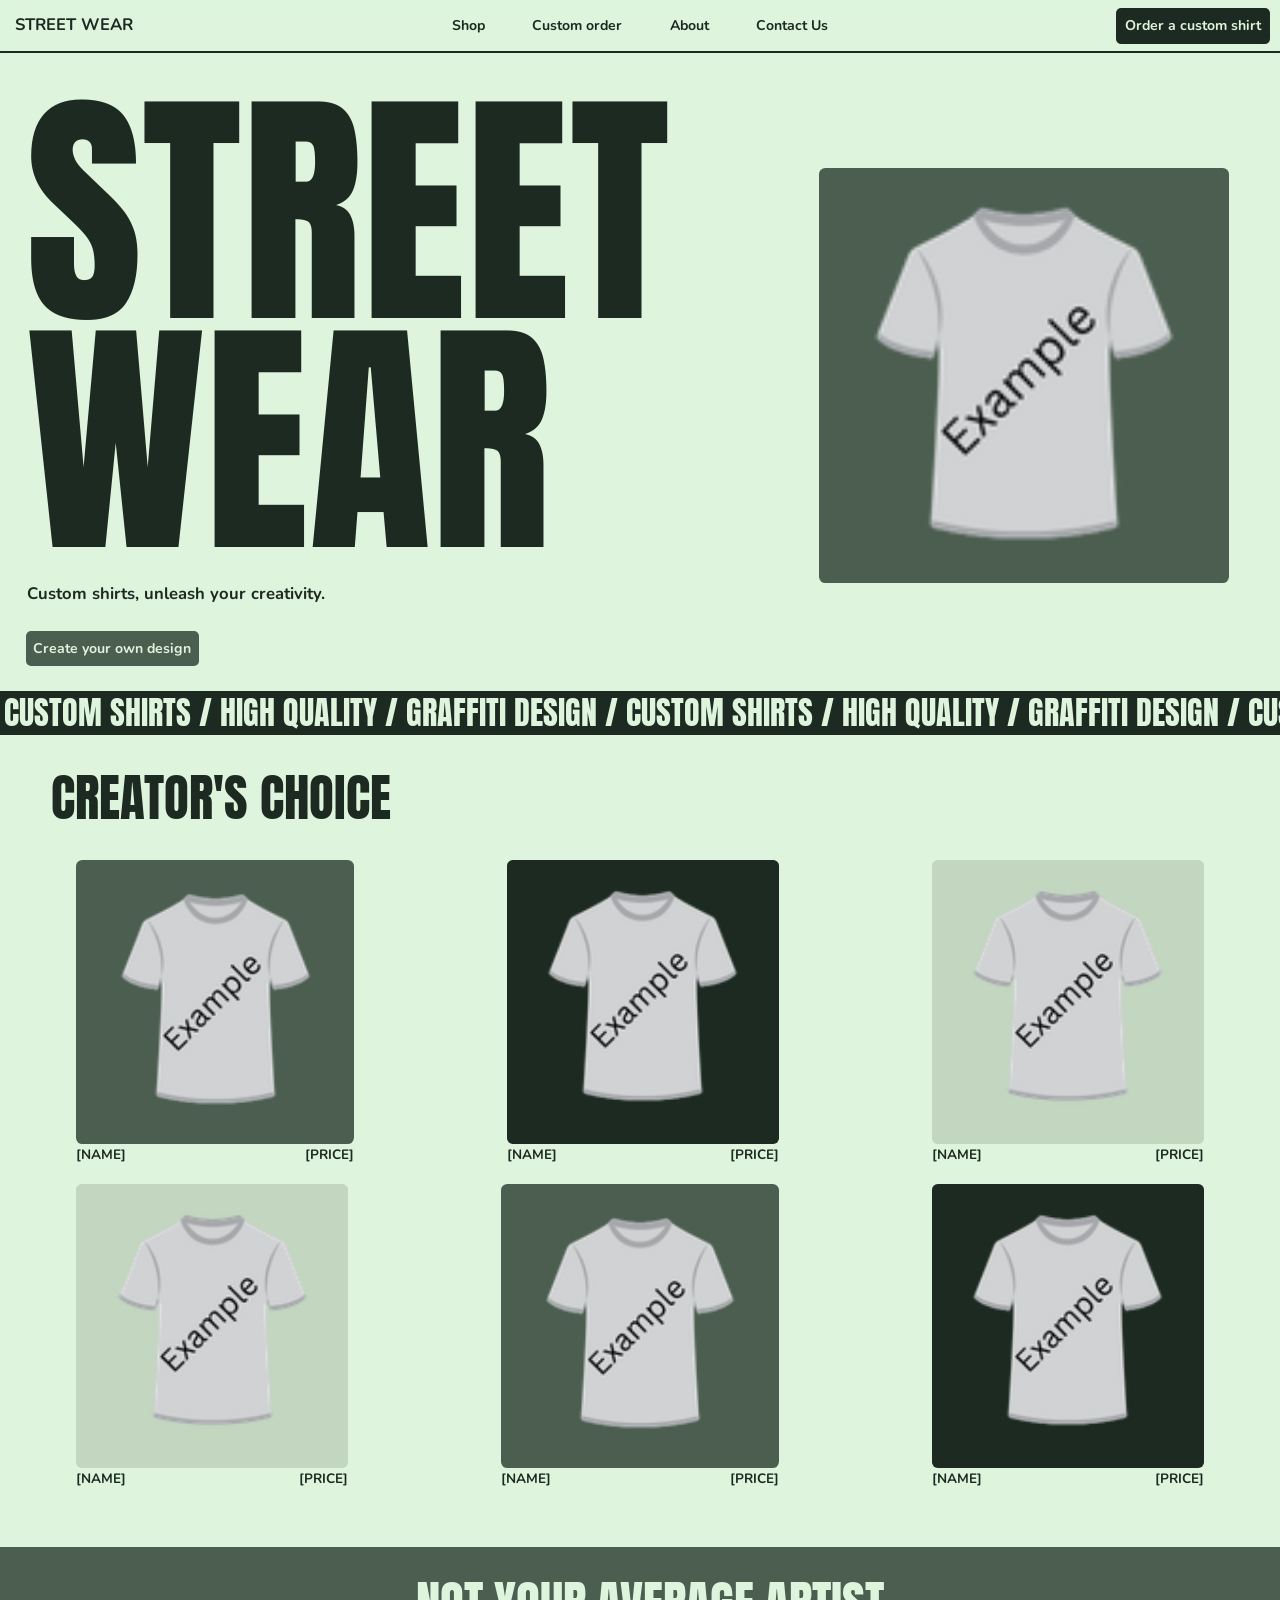
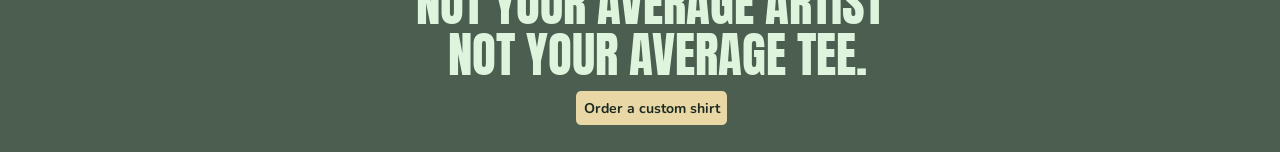
<file: index.html>
<!DOCTYPE html>
<html>
<head>
  <title>Street Wear</title>
  <link rel="stylesheet" href="main.css">
</head>
<body>
  <div id="nav">
    <p onclick="window.location.href='index.html'" id="brand-name">STREET WEAR</p>
    <div style="display: flex; gap: 2.5vw; align-self: stretch;">
      <button style="" onclick="window.location.href='store.html'" id="navbutton">Shop</button>
      <button id="navbutton">Custom order</button>
      <button id="navbutton">About</button>
      <button id="navbutton">Contact Us</button>
    </div>
    <button style="background:#1d2a21;" id="order">Order a custom shirt</button>
  </div>
  <h1>STREET</h1>
  <h1 id="lower">WEAR</h1>
  <p id="message">Custom shirts, unleash your creativity.</p>
  <button style="background:#4B5E50; margin-left:2vw;"id="create">Create your own design</button>
  <div style="top: 13.1vw; right: 4%; position: absolute;" id="image1">
    <img style="height:28vw;"src="Media/IMAGE1.png"></img>
  </div>
  <div id="banner">
    <p>CUSTOM SHIRTS / HIGH QUALITY / GRAFFITI DESIGN / CUSTOM SHIRTS / HIGH QUALITY / GRAFFITI DESIGN / CUSTOM SHIRTS / HIGH QUALITY / GRAFFITI DESIGN / CUSTOM SHIRTS / HIGH QUALITY / GRAFFITI DESIGN /</p>
  </div>
  <h1 style="font-size: 4vw; margin-top: 2vw; margin-left: 4vw;">CREATOR'S CHOICE</h1>
  <div id="row1">
    <div id="image1">
      <img style="height:17.73vw;"src="Media/IMAGE1.png"></img>
      <p style="left: 0px;" id="name">[NAME]</p>
      <p style="right: 0px;" id="price">[PRICE]</p>
    </div>
    <div id="image2">
      <img style="height:17.73vw;"src="Media/IMAGE2.png"></img>
      <p style="left: 0px;" id="name">[NAME]</p>
      <p style="right: 0px;" id="price">[PRICE]</p>
    </div>
    <div id="image3">
      <img style="height:17.73vw;"src="Media/IMAGE3.png"></img>
      <p style="left: 0px;" id="name">[NAME]</p>
      <p style="right: 0px;" id="price">[PRICE]</p>
    </div>
  </div>
  <div style="margin-top: 3.125vw; margin-bottom: 6.21vw;" id="row2">
    <div id="image3">
      <img style="height:17.73vw;"src="Media/IMAGE4.png"></img>
      <p style="left: 0px;" id="name">[NAME]</p>
      <p style="right: 0px;" id="price">[PRICE]</p>
    </div>
    <div id="image1">
      <img style="height:17.73vw;"src="Media/IMAGE5.png"></img>
      <p style="left: 0px;" id="name">[NAME]</p>
      <p style="right: 0px;" id="price">[PRICE]</p>
    </div>
    <div id="image2">
      <img style="height:17.73vw;"src="Media/IMAGE6.png"></img>
      <p style="left: 0px;" id="name">[NAME]</p>
      <p style="right: 0px;" id="price">[PRICE]</p>
    </div>
  </div>
  <div id="end">
    <div style="width: 50%; margin-left: auto; margin-right: auto; padding-top: 3.99vw;">
      <h1 style="font-size: 3.81vw; color: #def4dc; margin-left: 15%">NOT YOUR AVERAGE ARTIST</h1>
      <h1 style="font-size: 3.81vw; color: #def4dc; margin-left: 20%; margin-top: -1.77vw;">NOT YOUR AVERAGE TEE.</h1>
      <button style="background: #e9d8a6; color: #1d2a21; margin-left: 40%;">Order a custom shirt</button>
    </div>
  </div>
<script>
</script>
</body>  
</html>
</file>
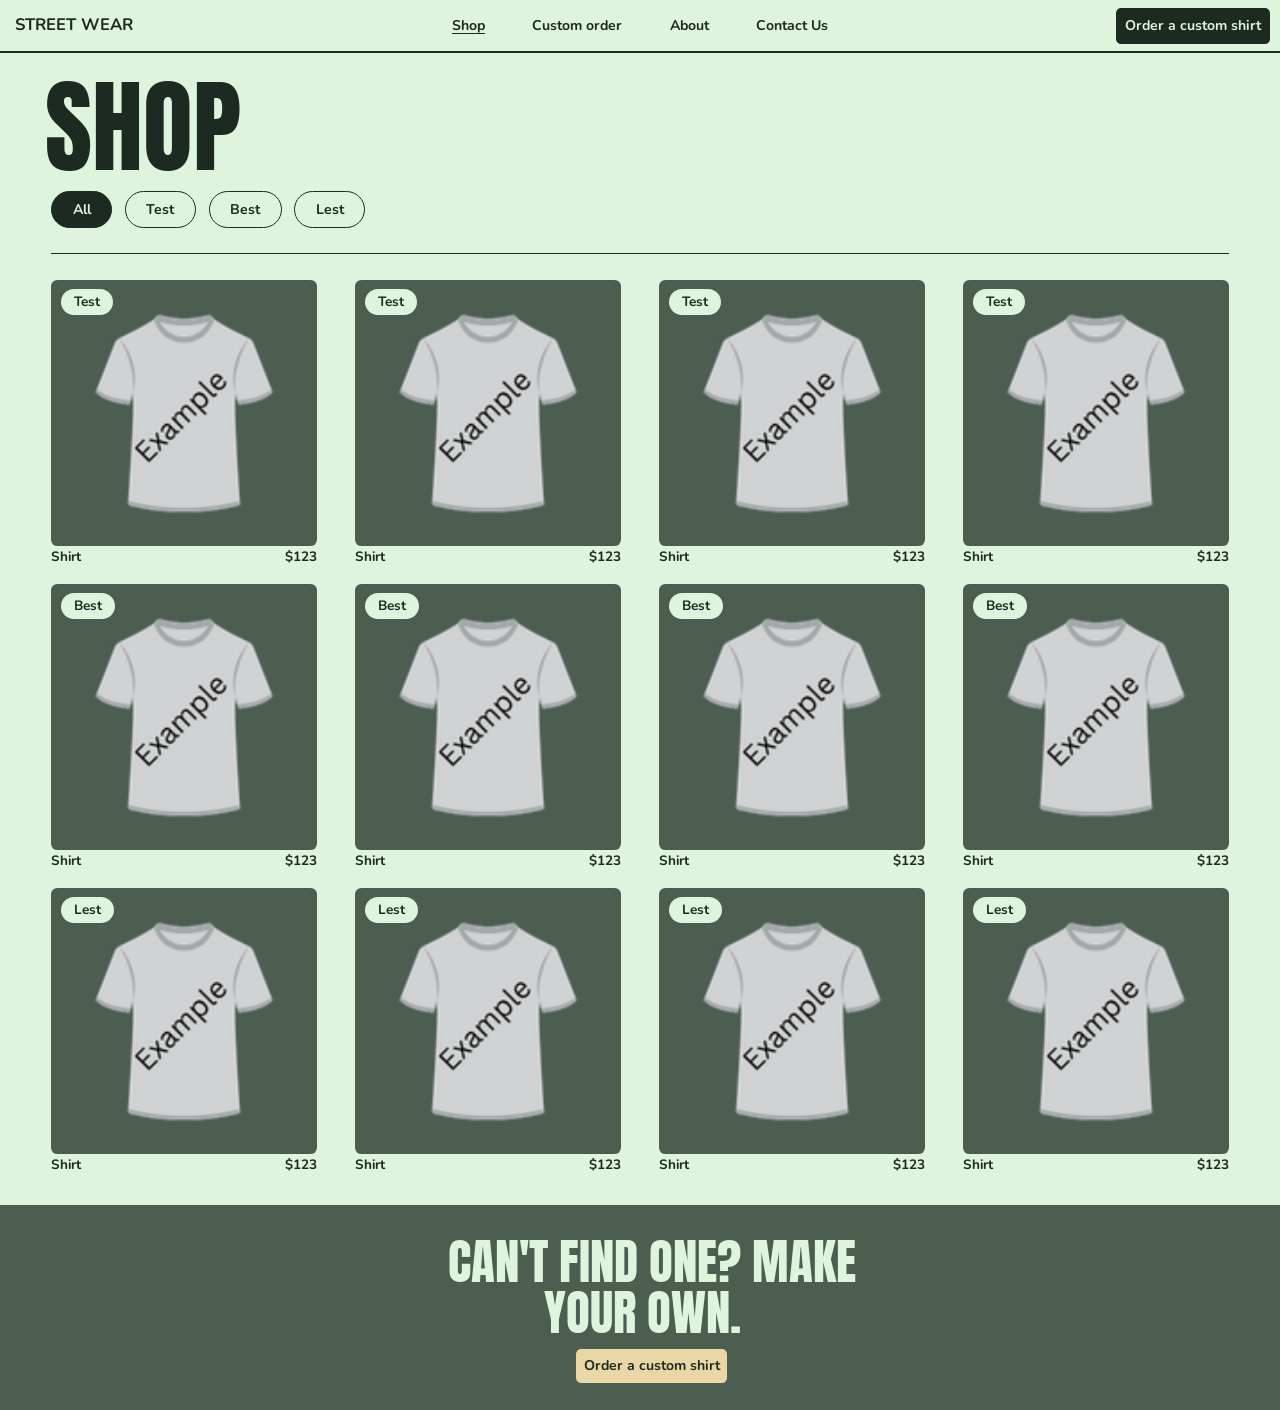
<file: store.html>
<!DOCTYPE html>
<html>
<head>
  <title>Street Wear - Store</title>
  <link rel="stylesheet" href="main.css">
  <style>
    .card {
      background: #4B5E50;
      border-radius: 0.5vw;
      padding: 2vw;
      position: relative;
      animation: entrance linear both;
      animation-timeline: view();
      animation-range: entry 0% entry 80%;
    }
    .card img {
      width: 100%;
      height: auto;
      display: block;
    }
    #grid {
      display: grid;
      grid-template-columns: repeat(4, minmax(0, 1fr));   
      gap: 3vw;
      padding: 0 4vw;
      margin-top: 2vw;
    }
    #categories {
      display: flex;
      flex-wrap: wrap;
      gap: 1vw;
      padding: 3vw 0 2vw; 
      margin: 0 4vw;
      align-self: center;
      font-size: 1.6vw;
      border-bottom: 0.15vw solid #1d2a21;
    }
    .cat {
      background: transparent;
      color: #1d2a21;
      border: 0.15vw solid #1d2a21;
      border-radius: 999px;
      padding: 0.6vw 1.6vw;
      font-size: max(14px, 1.1vw);
      text-transform: capitalize;  
    }
    .cat.active {
      background: #1d2a21;
      color: #def4dc;
    }
    .tag {
      background: #def4dc;
      border-radius: 50px;
      padding: 0.3vw 1vw; 
      position: absolute;
      top: 0.7vw;
      left: 0.8vw;
      text-transform: capitalize;
      font-family: nunito;
      font-weight: bold;
      font-size: 1.06vw;
    }
  </style>
</head>
<body>
  <div id="nav">
    <p onclick="window.location.href='index.html'" id="brand-name">STREET WEAR</p>
    <div style="display: flex; gap: 2.5vw; align-self: stretch;">
      <button class="page" style="" onclick="window.location.href='store.html'" id="navbutton">Shop</button>
      <button id="navbutton">Custom order</button>
      <button id="navbutton">About</button>
      <button id="navbutton">Contact Us</button>
    </div>
    <button style="background:#1d2a21;" id="order">Order a custom shirt</button>
  </div>
  <h1 style="font-size: 8vw; margin-top: -0.2vw; margin-left: 3.5vw; margin-bottom: -4vw;">SHOP</h1>
  <div id="categories"></div>
  <div id="grid"></div>
  <div id="end">
    <div style="width: 50%; margin-left: auto; margin-right: auto; padding-top: 3.99vw; margin-top: 4vw;">
      <h1 style="font-size: 3.81vw; color: #def4dc; margin-left: 20%">CAN'T FIND ONE? MAKE</h1>
      <h1 style="font-size: 3.81vw; color: #def4dc; margin-left: 35%; margin-top: -1.77vw;">YOUR OWN.</h1>
      <button style="background: #e9d8a6; color: #1d2a21; margin-left: 40%;">Order a custom shirt</button>
    </div>
  </div>
<script>
    const products = [
      { category: "test", name: "Shirt", price: 123, image: "Media/IMAGE1.png" },
      { category: "test", name: "Shirt", price: 123, image: "Media/IMAGE2.png" },  
      { category: "test", name: "Shirt", price: 123, image: "Media/IMAGE3.png" },
      { category: "test", name: "Shirt", price: 123, image: "Media/IMAGE4.png" },
      { category: "best", name: "Shirt", price: 123, image: "Media/IMAGE5.png" },
      { category: "best", name: "Shirt", price: 123, image: "Media/IMAGE6.png" },
      { category: "best", name: "Shirt", price: 123, image: "Media/IMAGE7.png" },
      { category: "best", name: "Shirt", price: 123, image: "Media/IMAGE8.png" },
      { category: "lest", name: "Shirt", price: 123, image: "Media/IMAGE5.png" },
      { category: "lest", name: "Shirt", price: 123, image: "Media/IMAGE6.png" },
      { category: "lest", name: "Shirt", price: 123, image: "Media/IMAGE7.png" },
      { category: "lest", name: "Shirt", price: 123, image: "Media/IMAGE8.png" },
    ];
    const grid = document.getElementById("grid");
    const categories = ["all", ...new Set(products.map(p => p.category))];
    function makeCard(p) {
      const src = p.image ?? `Media/${p.id}.png`;
      const tag = current === "all"
        ? `<span class="tag">${p.category}</span>`
        : "";                   
      return `
        <div class="card">
          ${tag}
          <img src="${src}" alt="${p.name}" loading="lazy">
          <p style="left: 0px;" id="name">${p.name}</p>
          <p style="right: 0px;" id="price">$${p.price}</p>
        </div>`;
    }
    const bar  = document.getElementById("categories");
    let current = "all";

    function render() {
      const shown = current === "all"
        ? products
        : products.filter(p => p.category === current);
      grid.innerHTML = shown.map(makeCard).join("");

      bar.innerHTML = categories.map(c => `
        <button class="cat ${c === current ? "active" : ""}" data-cat="${c}">${c}</button>
      `).join("");
    }

    bar.addEventListener("click", e => {
      const btn = e.target.closest("button[data-cat]");
      if (!btn) return;
      current = btn.dataset.cat;
      render();
    });

    render();
</script>
</body>  
</html>
</file>
<file: main.css>
@import url('https://fonts.googleapis.com/css2?family=Anton&display=swap');
@import url('https://fonts.googleapis.com/css2?family=Anton&family=Nunito:ital,wght@0,200..1000;1,200..1000&display=swap');

@keyframes slide {
  from { 
    transform: translateX(0); 
  }
  to   { 
    transform: translateX(-30%); 
  }   
}

@keyframes expand {
  from {
    transform: translateY(3.22vw);
  }
  to {
    transform: translateY(0px);
  }
}

@keyframes entrance {
  from { 
    opacity: 0;
    transform: translateY(2.66vw); }
  to   { 
    opacity: 1; 
    transform: translateY(0);
  }
}

@keyframes shrinkalt {
  to { 
  height: 2vw; 
  font-size: 0.95vw; 
  width: 10vw;
  }
}
html, body {
    background: #def4dc;
    margin: 0;
    color: #1d2a21;
    line-height: 1.36;
}

.page {
  text-decoration: underline;
  text-underline-offset: 0.2vw;
}

#nav {
  background: rgba(222, 244, 220, 0.8);
  backdrop-filter: blur(10px);
  padding: 0;
  font-family: nunito;
  font-weight: bold;
  border-bottom: solid 2px #1d2a21;
  display: grid;
  grid-template-columns: 1fr auto 1fr;
  grid-template-rows: minmax(0, 1fr);
  align-items: center;
  position: sticky;
  top: 0;  
  z-index: 100;
  --h: 4vw;                        
  height: var(--h);
  animation: shrink linear both;
  animation-timeline: scroll(root);
  animation-range: 0px 150px;
}

@keyframes shrink {
  to {
    height: calc(var(--h) * 0.6);       
    margin-bottom: calc(var(--h) * 0.4);   
  }
}

#navbutton{
  background: transparent; 
  color: #1d2a21; 
  font-weight: bold;
  font-size: 1.1vw;
  transition: all 0.15s ease-in-out;
  align-items: center;
}
#navbutton:hover{
  transform: translateY(0);
  box-shadow: none;
  color: #4B5E50;
}
#brand-name {
  margin: 0;
  margin-left: 1.2vw;
  font-size: 1.3vw;
}

h1{
  font-size: 19.7vw;
  margin: 0;
  margin-top: -2.4vw;
  margin-left: 2vw;
  font-family: anton;
  font-weight: normal;
  line-height: 1.5;
}
#lower {
  margin-top: -11.7vw;
}
button {
  font-family: nunito;
  font-weight: bold;
  color: #def4dc;
  font-size: 1.1vw;
  padding: 0.6vw;
  text-align: center;
  border: none;
  border-radius: 0.4vw;
  transition: all 0.15s ease-in-out;
  display: block;
}
button:hover {
  transform: translateY(-0.133vw);
  box-shadow: 0 0.266vw 0 #1d2a21;
}
#order {
  width: 12vw;
  justify-self: end;
  margin-right: 0.8vw;
  --h: 2.8vw;                        
  height: var(--h);
  animation: shrinkalt linear both;
  animation-timeline: scroll(root);
  animation-range: 0px 150px;
  display: flex;
  align-items: center;   
  justify-content: center;
  padding: 0 1vw;           
  line-height: 1;
  white-space: nowrap;  
}


#order:hover{
  box-shadow: 0 0.266vw 0 #4B5E50;
}
#order:active{
  box-shadow: none;
}
button:active {
  transform: translateY(0px);
  box-shadow: none;
}
#message{
  font-size: 1.3vw;
  font-family: nunito;
  font-weight: bold;
  margin-left: 2.1vw;
  margin-top: -3.6vw;
  margin-bottom: 2vw;
}

#banner {
  overflow: hidden;       
  white-space: nowrap;    
  background: #1d2a21;
  margin-top: 2vw;
  /* margin-bottom: 4000px; */
}

#banner p {
  width: max-content;     
  margin: 0;
  margin-left: 0.3vw;
  animation: slide ease-in-out both;
  animation-timeline: scroll(root);   
  color: #def4dc;
  font-family: anton;
  font-size: 2.5vw;
}



#row1, #row2{
  display: flex;
  flex-wrap: wrap;
  margin-top: 1.77vw;
}

#image1{
  background: #4B5E50;
  border-radius: 0.5vw;
  padding: 2vw;
  margin-left: auto;
  margin-right: auto;
  position: relative;
  animation: entrance linear both;
  animation-timeline: view();
  animation-range: entry 0% entry 80%;

}
#image2{
  background: #1d2a21;
  border-radius: 0.44vw;
  padding: 1.77vw;
  margin-right: auto;
  margin-left: auto;
  position: relative;
  animation: entrance linear both;
  animation-timeline: view();
  animation-range: entry 0% entry 80%;
}
#image3{
  background: #c3d6c0;
  border-radius: 0.44vw;
  padding: 1.77vw;
  margin-right: auto;
  margin-left: auto;
  position: relative;
  animation: entrance linear both;
  animation-timeline: view();
  animation-range: entry 0% entry 80%;
}
#name, #price {
  position: absolute;
  bottom: -2.66vw;
  font-size: 1.06vw;
  font-family: nunito;
  font-weight: bold;
}

#end {
  background: #4B5E50;
  animation: expand linear both;
  animation-timeline: view();        
  animation-range: entry 0% entry 100%; 
  height: 16vw;
}
</file>
